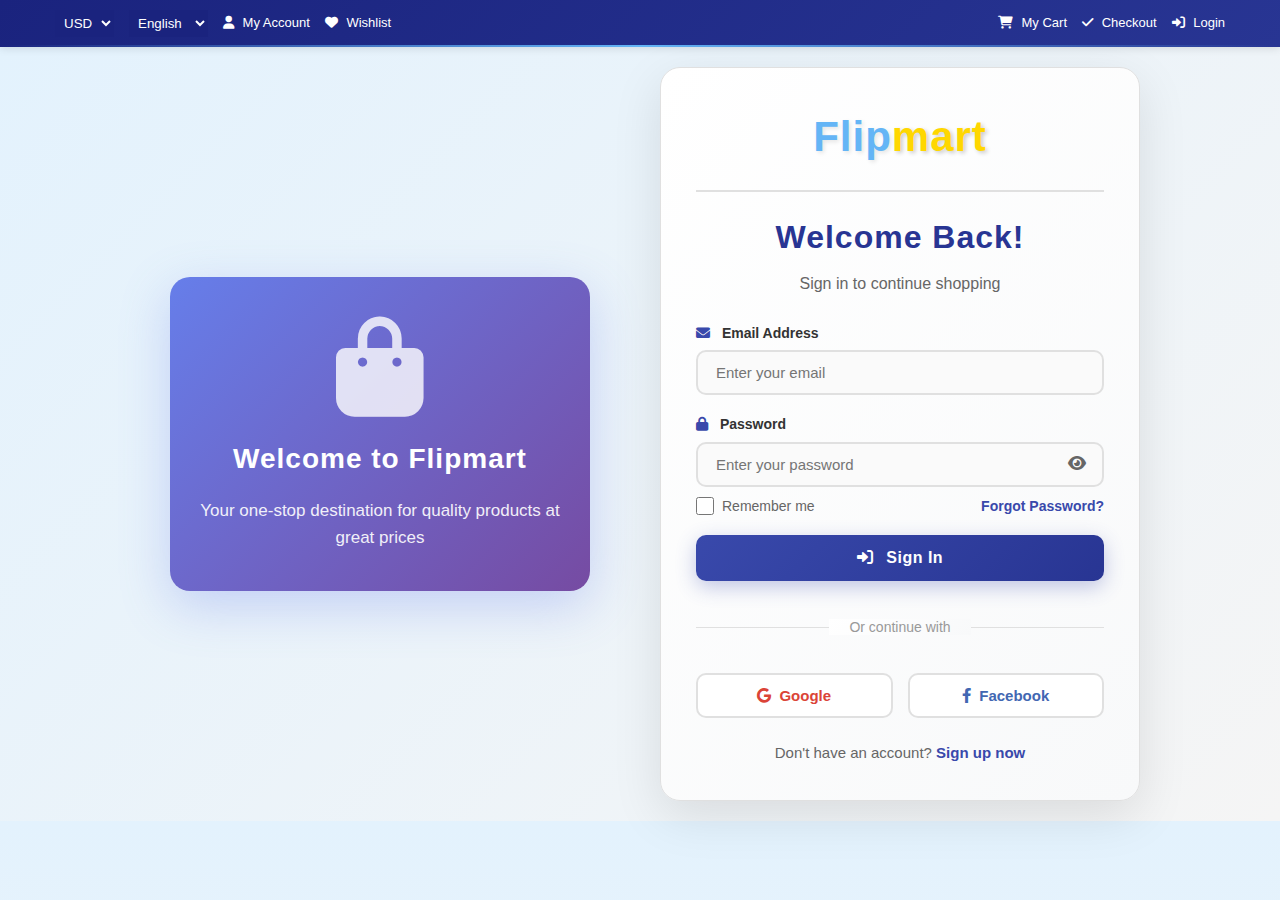
<file: login.html>
<!DOCTYPE html>
<html lang="en">
<head>
    <meta charset="UTF-8">
    <meta name="viewport" content="width=device-width, initial-scale=1.0">
    <title>Login - Flipmart</title>
    <link rel="stylesheet" href="styles.css">
    <link rel="stylesheet" href="login.css">
    <link rel="stylesheet" href="https://cdnjs.cloudflare.com/ajax/libs/font-awesome/6.0.0/css/all.min.css">
</head>
<body>
    <!-- Utility Bar -->
    <div class="utility-bar">
        <div class="container">
            <div class="utility-left">
                <select class="utility-select">
                    <option>USD</option>
                    <option>EUR</option>
                    <option>GBP</option>
                </select>
                <select class="utility-select">
                    <option>English</option>
                    <option>Spanish</option>
                    <option>French</option>
                </select>
                <a href="account.html" class="utility-link"><i class="fas fa-user"></i> My Account</a>
                <a href="#" class="utility-link"><i class="fas fa-heart"></i> Wishlist</a>
            </div>
            <div class="utility-right">
                <a href="#" class="utility-link"><i class="fas fa-shopping-cart"></i> My Cart</a>
                <a href="checkout.html" class="utility-link"><i class="fas fa-check"></i> Checkout</a>
                <a href="login.html" class="utility-link"><i class="fas fa-sign-in-alt"></i> Login</a>
            </div>
        </div>
    </div>


    <!-- Login Section -->
    <div class="login-container">
        <div class="container">
            <div class="login-wrapper">
                <div class="login-image">
                    <div class="image-placeholder">
                        <i class="fas fa-shopping-bag"></i>
                        <h3>Welcome to Flipmart</h3>
                        <p>Your one-stop destination for quality products at great prices</p>
                    </div>
                </div>
                
                <div class="login-box">
                    <div class="login-logo">
                        <a href="index.html" class="logo-link">
                            <span class="logo-text">Flip<span class="logo-accent">mart</span></span>
                        </a>
                    </div>
                    <div class="login-header">
                        <h2>Welcome Back!</h2>
                        <p>Sign in to continue shopping</p>
                    </div>
                    
                    <form class="login-form" id="loginForm">
                        <div class="form-group">
                            <label for="email"><i class="fas fa-envelope"></i> Email Address</label>
                            <input type="email" id="email" name="email" placeholder="Enter your email" required>
                        </div>
                        
                        <div class="form-group">
                            <label for="password"><i class="fas fa-lock"></i> Password</label>
                            <input type="password" id="password" name="password" placeholder="Enter your password" required>
                            <span class="toggle-password" onclick="togglePassword()">
                                <i class="fas fa-eye" id="toggleIcon"></i>
                            </span>
                        </div>
                        
                        <div class="form-options">
                            <label class="remember-me">
                                <input type="checkbox" name="remember">
                                <span>Remember me</span>
                            </label>
                            <a href="#" class="forgot-password">Forgot Password?</a>
                        </div>
                        
                        <button type="submit" class="btn-login">
                            <i class="fas fa-sign-in-alt"></i> Sign In
                        </button>
                        
                        <div class="divider">
                            <span>Or continue with</span>
                        </div>
                        
                        <div class="social-login">
                            <button type="button" class="social-btn google">
                                <i class="fab fa-google"></i> Google
                            </button>
                            <button type="button" class="social-btn facebook">
                                <i class="fab fa-facebook-f"></i> Facebook
                            </button>
                        </div>
                        
                        <div class="signup-link">
                            <p>Don't have an account? <a href="register.html">Sign up now</a></p>
                        </div>
                    </form>
                </div>
            </div>
        </div>
    </div>

    <script src="login.js"></script>
</body>
</html>
</file>
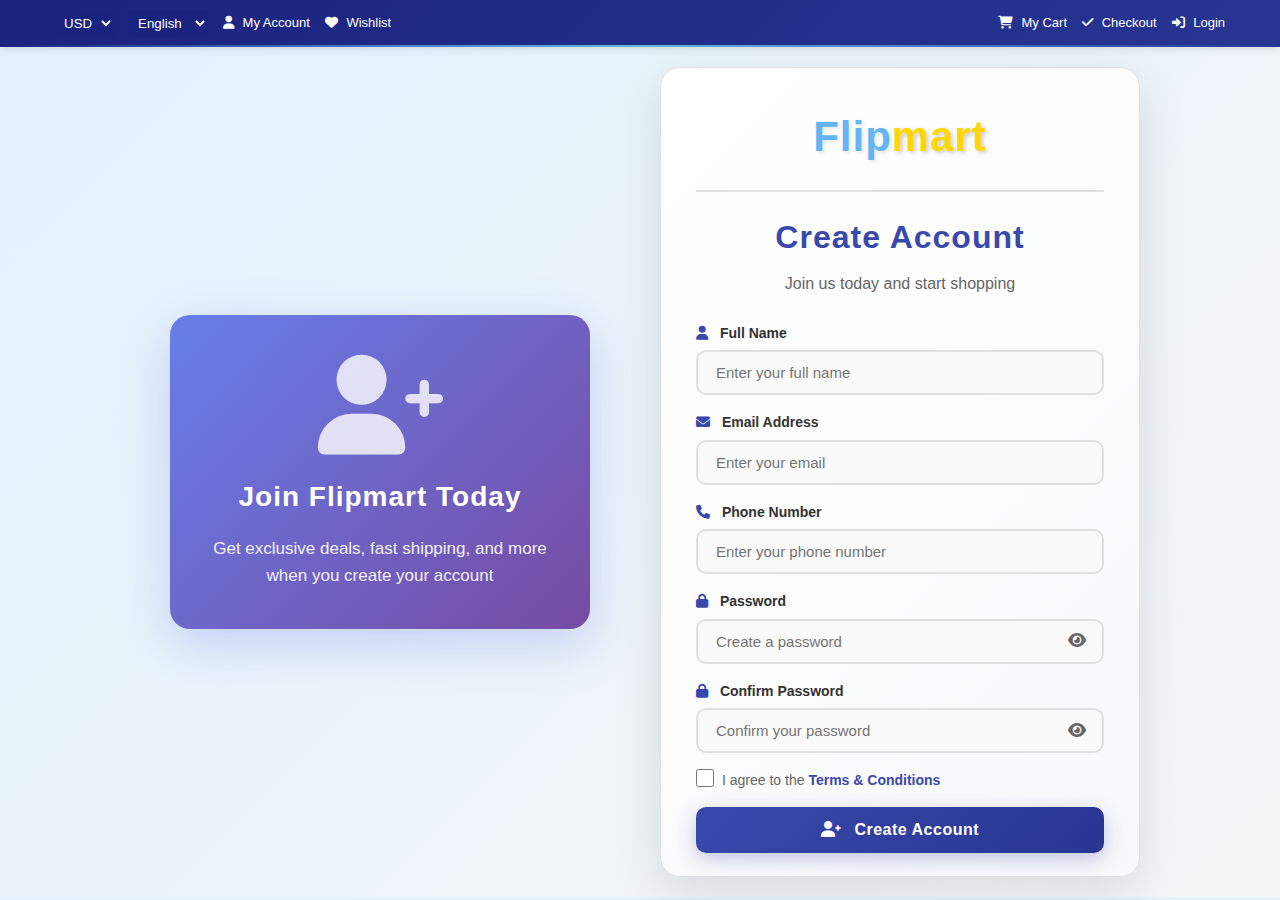
<file: register.html>
<!DOCTYPE html>
<html lang="en">
<head>
    <meta charset="UTF-8">
    <meta name="viewport" content="width=device-width, initial-scale=1.0">
    <title>Create Account - Flipmart</title>
    <link rel="stylesheet" href="styles.css">
    <link rel="stylesheet" href="login.css">
    <link rel="stylesheet" href="https://cdnjs.cloudflare.com/ajax/libs/font-awesome/6.0.0/css/all.min.css">
</head>
<body>
    <!-- Utility Bar -->
    <div class="utility-bar">
        <div class="container">
            <div class="utility-left">
                <select class="utility-select">
                    <option>USD</option>
                    <option>EUR</option>
                    <option>GBP</option>
                </select>
                <select class="utility-select">
                    <option>English</option>
                    <option>Spanish</option>
                    <option>French</option>
                </select>
                <a href="login.html" class="utility-link"><i class="fas fa-user"></i> My Account</a>
                <a href="#" class="utility-link"><i class="fas fa-heart"></i> Wishlist</a>
            </div>
            <div class="utility-right">
                <a href="#" class="utility-link"><i class="fas fa-shopping-cart"></i> My Cart</a>
                <a href="checkout.html" class="utility-link"><i class="fas fa-check"></i> Checkout</a>
                <a href="login.html" class="utility-link"><i class="fas fa-sign-in-alt"></i> Login</a>
            </div>
        </div>
    </div>


    <!-- Register Section -->
    <div class="login-container">
        <div class="container">
            <div class="login-wrapper">
                <div class="login-image">
                    <div class="image-placeholder">
                        <i class="fas fa-user-plus"></i>
                        <h3>Join Flipmart Today</h3>
                        <p>Get exclusive deals, fast shipping, and more when you create your account</p>
                    </div>
                </div>
                
                <div class="login-box register-box">
                    <div class="login-logo">
                        <a href="index.html" class="logo-link">
                            <span class="logo-text">Flip<span class="logo-accent">mart</span></span>
                        </a>
                    </div>
                    <div class="login-header">
                        <h2>Create Account</h2>
                        <p>Join us today and start shopping</p>
                    </div>
                    
                    <form class="login-form" id="registerForm">
                        <div class="form-group">
                            <label for="fullName"><i class="fas fa-user"></i> Full Name</label>
                            <input type="text" id="fullName" name="fullName" placeholder="Enter your full name" required>
                        </div>
                        
                        <div class="form-group">
                            <label for="email"><i class="fas fa-envelope"></i> Email Address</label>
                            <input type="email" id="email" name="email" placeholder="Enter your email" required>
                        </div>
                        
                        <div class="form-group">
                            <label for="phone"><i class="fas fa-phone"></i> Phone Number</label>
                            <input type="tel" id="phone" name="phone" placeholder="Enter your phone number" required>
                        </div>
                        
                        <div class="form-group">
                            <label for="password"><i class="fas fa-lock"></i> Password</label>
                            <input type="password" id="password" name="password" placeholder="Create a password" required>
                            <span class="toggle-password" onclick="togglePassword('password')">
                                <i class="fas fa-eye" id="toggleIcon"></i>
                            </span>
                        </div>
                        
                        <div class="form-group">
                            <label for="confirmPassword"><i class="fas fa-lock"></i> Confirm Password</label>
                            <input type="password" id="confirmPassword" name="confirmPassword" placeholder="Confirm your password" required>
                            <span class="toggle-password" onclick="togglePassword('confirmPassword')">
                                <i class="fas fa-eye" id="toggleIcon2"></i>
                            </span>
                        </div>
                        
                        <div class="form-options">
                            <label class="remember-me">
                                <input type="checkbox" name="terms" required>
                                <span>I agree to the <a href="#">Terms & Conditions</a></span>
                            </label>
                        </div>
                        
                        <button type="submit" class="btn-login">
                            <i class="fas fa-user-plus"></i> Create Account
                        </button>
                        
                        <div class="divider">
                            <span>Or sign up with</span>
                        </div>
                        
                        <div class="social-login">
                            <button type="button" class="social-btn google">
                                <i class="fab fa-google"></i> Google
                            </button>
                            <button type="button" class="social-btn facebook">
                                <i class="fab fa-facebook-f"></i> Facebook
                            </button>
                        </div>
                        
                        <div class="signup-link">
                            <p>Already have an account? <a href="login.html">Sign in here</a></p>
                        </div>
                    </form>
                </div>
            </div>
        </div>
    </div>

    <script src="register.js"></script>
</body>
</html>
</file>
<file: styles.css>
* {
    margin: 0;
    padding: 0;
    box-sizing: border-box;
}

body {
    font-family: 'Segoe UI', Tahoma, Geneva, Verdana, sans-serif;
    background: linear-gradient(to bottom, #e3f2fd 0%, #f5f5f5 100%);
    color: #333;
    line-height: 1.6;
}

.container {
    max-width: 1200px;
    margin: 0 auto;
    padding: 0 15px;
}

/* Utility Bar */
.utility-bar {
    background: linear-gradient(135deg, #1a237e 0%, #283593 100%);
    color: white;
    padding: 10px 0;
    box-shadow: 0 2px 8px rgba(0,0,0,0.1);
    position: relative;
}

.utility-bar::after {
    content: '';
    position: absolute;
    bottom: 0;
    left: 0;
    right: 0;
    height: 2px;
    background: linear-gradient(90deg, transparent, #64b5f6, transparent);
}

.utility-bar .container {
    display: flex;
    justify-content: space-between;
    align-items: center;
}

.utility-left, .utility-right {
    display: flex;
    gap: 15px;
    align-items: center;
}

.utility-select {
    background-color: #1a237e;
    color: white;
    border: none;
    padding: 5px;
    cursor: pointer;
}

.utility-link {
    color: white;
    text-decoration: none;
    font-size: 13px;
    transition: opacity 0.3s;
}

.utility-link:hover {
    opacity: 0.8;
}

.utility-link i {
    margin-right: 5px;
}

/* Main Header */
.main-header {
    background: linear-gradient(135deg, #283593 0%, #3949ab 100%);
    padding: 25px 0;  
    box-shadow: 0 4px 12px rgba(0,0,0,0.15);
    position: sticky;
    top: 0;
    z-index: 1000;
}

.header-content {
    display: flex;
    justify-content: space-between;
    align-items: center;
    gap: 20px;
}

.logo {
    cursor: pointer;
    transition: transform 0.3s;
    text-decoration: none;
    display: inline-block;
}

.logo:hover {
    transform: scale(1.05);
}

.logo-text {
    font-size: 36px;
    font-weight: 900;
    color: #64b5f6;
    text-shadow: 2px 2px 4px rgba(0,0,0,0.3);
    letter-spacing: 1px;
}

.logo-accent {
    color: #ffd700;
    text-shadow: 2px 2px 4px rgba(0,0,0,0.5);
}

.search-bar {
    display: flex;
    flex: 1;
    max-width: 600px;
    gap: 0;
}

.categories-dropdown {
    background-color: #3949ab;
    color: white;
    border: none;
    padding: 12px 15px;
    cursor: pointer;
    border-top-left-radius: 4px;
    border-bottom-left-radius: 4px;
}

.search-input {
    flex: 1;
    padding: 12px 20px;
    border: none;
    font-size: 15px;
    background-color: white;
    transition: all 0.3s;
}

.search-input:focus {
    outline: none;
    background-color: #fafafa;
}

.search-btn {
    background: linear-gradient(135deg, #ffd700 0%, #ffc107 100%);
    border: none;
    padding: 12px 25px;
    cursor: pointer;
    border-top-right-radius: 4px;
    border-bottom-right-radius: 4px;
    transition: all 0.3s;
    font-weight: bold;
}

.search-btn:hover {
    background: linear-gradient(135deg, #ffc107 0%, #ffd700 100%);
    transform: scale(1.05);
    box-shadow: 0 2px 8px rgba(255, 215, 0, 0.4);
}

.search-btn i {
    color: #333;
}

.cart-summary {
    display: flex;
    align-items: center;
    gap: 10px;
    color: white;
    background: linear-gradient(135deg, #3949ab 0%, #283593 100%);
    padding: 12px 20px;
    border-radius: 8px;
    border: 2px solid rgba(255,255,255,0.2);
    transition: all 0.3s;
    cursor: pointer;
}

.cart-summary:hover {
    background: linear-gradient(135deg, #283593 0%, #3949ab 100%);
    transform: translateY(-2px);
    box-shadow: 0 4px 12px rgba(0,0,0,0.2);
}

.cart-summary i {
    font-size: 24px;
}

.cart-info {
    display: flex;
    flex-direction: column;
}

.cart-label {
    font-size: 12px;
    opacity: 0.8;
}

.cart-price {
    font-size: 18px;
    font-weight: bold;
}

/* Navigation Menu */
.main-nav {
    background: linear-gradient(90deg, #3949ab 0%, #283593 100%);
    padding: 0;
    box-shadow: 0 2px 8px rgba(0,0,0,0.1);
}

.nav-menu {
    display: flex;
    list-style: none;
    gap: 0;
}

.nav-menu li a {
    display: block;
    color: white;
    text-decoration: none;
    padding: 15px 20px;
    transition: all 0.3s;
    font-size: 14px;
    font-weight: 600;
    text-transform: uppercase;
    letter-spacing: 0.5px;
    position: relative;
}

.nav-menu li a::after {
    content: '';
    position: absolute;
    bottom: 0;
    left: 50%;
    transform: translateX(-50%) scaleX(0);
    width: 80%;
    height: 3px;
    background: linear-gradient(90deg, transparent, #ffd700, transparent);
    transition: transform 0.3s;
}

.nav-menu li a:hover {
    background-color: rgba(255,255,255,0.1);
    transform: translateY(-2px);
}

.nav-menu li a:hover::after {
    transform: translateX(-50%) scaleX(1);
}

.nav-offer {
    margin-left: auto;
    background: linear-gradient(135deg, #ffd700 0%, #ffc107 100%);
}

.nav-offer a {
    color: #333 !important;
    font-weight: 700;
}

.nav-offer a::after {
    display: none;
}

.nav-offer a:hover {
    background: linear-gradient(135deg, #ffc107 0%, #ffd700 100%);
}

/* Main Content Layout */
.main-content {
    display: flex;
    gap: 20px;
    padding: 20px 15px;
    max-width: 1200px;
    align-items: flex-start;
}

/* Sidebar */
.sidebar {
    width: 280px;
    background: linear-gradient(180deg, #ffffff 0%, #f8f9fa 100%);
    box-shadow: 0 4px 20px rgba(0,0,0,0.08);
    border-radius: 12px;
}

.categories-header {
    background: linear-gradient(135deg, #ffd700 0%, #ffc107 100%);
    padding: 18px;
    text-align: center;
    box-shadow: 0 2px 8px rgba(255, 215, 0, 0.3);
    border-radius: 12px 12px 0 0;
}

.categories-header h3 {
    color: #333;
    font-size: 17px;
    font-weight: 800;
    text-transform: uppercase;
    letter-spacing: 1.5px;
}

.categories-list {
    list-style: none;
    max-height: 500px;
    overflow-y: auto;
    scrollbar-width: thin;
    scrollbar-color: #3949ab #f0f0f0;
}

/* Custom scrollbar for categories list */
.categories-list::-webkit-scrollbar {
    width: 8px;
}

.categories-list::-webkit-scrollbar-track {
    background: #f0f0f0;
    border-radius: 10px;
}

.categories-list::-webkit-scrollbar-thumb {
    background: linear-gradient(135deg, #3949ab 0%, #283593 100%);
    border-radius: 10px;
}

.categories-list::-webkit-scrollbar-thumb:hover {
    background: linear-gradient(135deg, #283593 0%, #3949ab 100%);
}

.categories-list > .category-item {
    display: block;
    padding: 14px 15px;
    cursor: pointer;
    transition: all 0.3s;
    border-bottom: 1px solid #f0f0f0;
    position: relative;
}

.categories-list > .category-item::before {
    content: '';
    position: absolute;
    left: 0;
    top: 0;
    bottom: 0;
    width: 0;
    background: linear-gradient(90deg, #3949ab 0%, #64b5f6 100%);
    transition: width 0.3s;
}

.categories-list > .category-item:hover {
    background: linear-gradient(90deg, rgba(57, 73, 171, 0.05) 0%, transparent 100%);
}

.categories-list > .category-item:hover > .category-link {
    padding-left: 5px;
}

.categories-list > .category-item:hover::before {
    width: 4px;
}

.category-link i:first-child {
    margin-right: 10px;
    color: #3949ab;
}

.category-link i:last-child {
    color: #999;
}

/* Category Items with Submenu */
.category-item {
    position: relative;
}

.category-link {
    display: flex;
    align-items: center;
    justify-content: space-between;
    width: 100%;
    transition: padding-left 0.3s;
}

.category-submenu {
    list-style: none;
    background: linear-gradient(180deg, #f8f9fa 0%, #ffffff 100%);
    max-height: 0;
    overflow: hidden;
    transition: max-height 0.3s ease-out;
    border-top: 1px solid #e0e0e0;
}

.category-item:hover .category-submenu {
    max-height: 300px;
}

.category-submenu li {
    padding: 10px 15px 10px 45px;
    border-bottom: 1px solid #f0f0f0;
}

.category-submenu li:last-child {
    border-bottom: none;
}

.category-submenu a {
    color: #666;
    text-decoration: none;
    font-size: 14px;
    transition: all 0.3s;
    display: block;
    padding: 5px 0;
}

.category-submenu a:hover {
    color: #3949ab;
    padding-left: 5px;
}

.category-submenu a::before {
    content: '→';
    margin-right: 8px;
    opacity: 0;
    transition: all 0.3s;
}

.category-submenu a:hover::before {
    opacity: 1;
}

/* Sidebar Special Offer */
.sidebar-offer {
    margin-top: 20px;
    background: linear-gradient(180deg, #ffffff 0%, #f8f9fa 100%);
    box-shadow: 0 4px 15px rgba(0,0,0,0.1);
    border-top: 4px solid #ffd700;
    overflow: hidden;
}

.sidebar-offer h3 {
    background: linear-gradient(135deg, #ffd700 0%, #ffc107 100%);
    color: #333;
    padding: 18px;
    text-align: center;
    font-size: 17px;
    font-weight: 800;
    margin: 0;
    letter-spacing: 1px;
}

.offer-content {
    padding: 25px 20px;
    text-align: center;
    background: linear-gradient(180deg, transparent 0%, rgba(100, 181, 246, 0.05) 100%);
}

.offer-image {
    height: 200px;
    margin-bottom: 15px;
    overflow: hidden;
    border-radius: 4px;
    background: #f9f9f9;
    display: flex;
    align-items: center;
    justify-content: center;
}

.offer-img {
    width: 100%;
    height: 100%;
    object-fit: cover;
    display: block;
    border-radius: 4px;
}

.offer-content h4 {
    font-size: 18px;
    color: #333;
    margin-bottom: 10px;
}

.offer-price {
    margin-bottom: 15px;
}

.offer-discount {
    font-size: 24px;
    font-weight: bold;
    color: #3949ab;
}

.btn-offer {
    width: 100%;
    background: linear-gradient(135deg, #3949ab 0%, #283593 100%);
    color: white;
    border: none;
    padding: 14px;
    cursor: pointer;
    font-size: 15px;
    font-weight: 700;
    border-radius: 8px;
    transition: all 0.3s;
    box-shadow: 0 4px 15px rgba(57, 73, 171, 0.3);
    letter-spacing: 0.5px;
}

.btn-offer:hover {
    background: linear-gradient(135deg, #283593 0%, #3949ab 100%);
    transform: translateY(-2px);
    box-shadow: 0 6px 20px rgba(57, 73, 171, 0.4);
}

/* Content Area */
.content-area {
    flex: 1;
}

/* Hero Banner */
.hero-banner {
    background: linear-gradient(135deg, #ffffff 0%, #f8f9fa 100%);
    padding: 50px;
    margin-bottom: 30px;
    box-shadow: 0 8px 30px rgba(0,0,0,0.12);
    border-radius: 16px;
    position: relative;
    overflow: hidden;
}

.hero-banner::before {
    content: '';
    position: absolute;
    top: -50%;
    right: -50%;
    width: 200%;
    height: 200%;
    background: radial-gradient(circle, rgba(100, 181, 246, 0.1) 0%, transparent 70%);
    pointer-events: none;
}

.hero-content {
    display: flex;
    justify-content: space-between;
    align-items: center;
}

.hero-text h1 {
    font-size: 42px;
    margin-bottom: 15px;
    color: #1a237e;
    font-weight: 800;
    letter-spacing: 2px;
}

.hero-text h2 {
    font-size: 56px;
    margin-bottom: 20px;
    color: #283593;
    font-weight: 900;
}

.hero-text .accent {
    color: #ffd700;
}

.hero-text p {
    font-size: 16px;
    color: #666;
    margin-bottom: 20px;
}

.hero-image {
    flex-shrink: 0;
}

.hero-img {
    width: 400px;
    height: auto;
    object-fit: contain;
    border-radius: 8px;
}

/* Features Bar */
.features-bar {
    display: grid;
    grid-template-columns: repeat(3, 1fr);
    gap: 25px;
    margin-bottom: 30px;
}

.feature-item {
    background: linear-gradient(135deg, #3949ab 0%, #283593 100%);
    color: white;
    padding: 30px;
    text-align: center;
    border-radius: 12px;
    box-shadow: 0 4px 15px rgba(57, 73, 171, 0.3);
    transition: all 0.3s;
    position: relative;
    overflow: hidden;
}

.feature-item::before {
    content: '';
    position: absolute;
    top: 0;
    left: -100%;
    width: 100%;
    height: 100%;
    background: linear-gradient(90deg, transparent, rgba(255,255,255,0.1), transparent);
    transition: left 0.5s;
}

.feature-item:hover {
    transform: translateY(-5px);
    box-shadow: 0 8px 25px rgba(57, 73, 171, 0.4);
}

.feature-item:hover::before {
    left: 100%;
}

.feature-item h3 {
    font-size: 24px;
    margin-bottom: 12px;
    font-weight: 700;
    letter-spacing: 1px;
}

.feature-item p {
    font-size: 15px;
    opacity: 0.95;
    line-height: 1.6;
}

/* Section Styling */
.section {
    margin-bottom: 40px;
}

.section-header {
    display: flex;
    justify-content: space-between;
    align-items: center;
    margin-bottom: 30px;
    flex-wrap: wrap;
    gap: 15px;
    padding: 20px;
    background: linear-gradient(135deg, #f8f9fa 0%, #ffffff 100%);
    border-radius: 12px;
    box-shadow: 0 2px 10px rgba(0,0,0,0.05);
}

.section-header h2 {
    font-size: 28px;
    color: #283593;
    font-weight: 800;
    letter-spacing: 1px;
    text-transform: uppercase;
    position: relative;
    padding-left: 15px;
}

.section-header h2::before {
    content: '';
    position: absolute;
    left: 0;
    top: 50%;
    transform: translateY(-50%);
    width: 5px;
    height: 70%;
    background: linear-gradient(180deg, #3949ab 0%, #ffd700 100%);
    border-radius: 3px;
}

.section-filters {
    display: flex;
    gap: 10px;
}

.filter-btn {
    background: linear-gradient(180deg, #ffffff 0%, #f8f9fa 100%);
    border: 2px solid #e0e0e0;
    padding: 10px 24px;
    cursor: pointer;
    transition: all 0.3s;
    border-radius: 8px;
    font-weight: 600;
    color: #666;
}

.filter-btn:hover {
    border-color: #3949ab;
    color: #3949ab;
    transform: translateY(-2px);
}

.filter-btn.active {
    background: linear-gradient(135deg, #3949ab 0%, #283593 100%);
    color: white;
    border-color: #3949ab;
    box-shadow: 0 4px 15px rgba(57, 73, 171, 0.3);
}

.section-controls {
    display: flex;
    gap: 10px;
}

.nav-btn {
    background: linear-gradient(180deg, #ffffff 0%, #f8f9fa 100%);
    border: 2px solid #e0e0e0;
    padding: 10px 18px;
    cursor: pointer;
    transition: all 0.3s;
    border-radius: 8px;
}

.nav-btn:hover {
    background: linear-gradient(135deg, #3949ab 0%, #283593 100%);
    color: white;
    border-color: #3949ab;
    transform: translateY(-2px);
    box-shadow: 0 4px 15px rgba(57, 73, 171, 0.3);
}

/* Deals Container */
.deals-container {
    background: linear-gradient(180deg, #ffffff 0%, #f8f9fa 100%);
    padding: 30px;
    box-shadow: 0 8px 25px rgba(0,0,0,0.1);
    border-radius: 12px;
    border: 1px solid #e0e0e0;
}

/* Special Offers Grid */
.offers-grid {
    display: grid;
    grid-template-columns: repeat(4, 1fr);
    gap: 20px;
}

.offer-card {
    background: linear-gradient(180deg, #ffffff 0%, #fafafa 100%);
    border-radius: 16px;
    overflow: hidden;
    box-shadow: 0 6px 20px rgba(0,0,0,0.1);
    transition: all 0.4s cubic-bezier(0.175, 0.885, 0.32, 1.275);
    border: 2px solid #ffd700;
    position: relative;
}

.offer-card:hover {
    transform: translateY(-8px);
    box-shadow: 0 12px 35px rgba(255, 215, 0, 0.25);
    border-color: #ffc107;
}

.offer-badge {
    position: absolute;
    top: 12px;
    right: 12px;
    background: linear-gradient(135deg, #f44336 0%, #d32f2f 100%);
    color: white;
    padding: 6px 14px;
    border-radius: 20px;
    font-size: 13px;
    font-weight: 800;
    text-transform: uppercase;
    letter-spacing: 0.5px;
    z-index: 10;
    box-shadow: 0 4px 12px rgba(244, 67, 54, 0.4);
}

.offer-image {
    height: 220px;
    background: linear-gradient(135deg, #f8f9fa 0%, #ffffff 100%);
    display: flex;
    align-items: center;
    justify-content: center;
    padding: 20px;
    overflow: hidden;
}

.offer-image img {
    width: 100%;
    height: 100%;
    object-fit: contain;
    transition: transform 0.3s;
}

.offer-card:hover .offer-image img {
    transform: scale(1.1);
}

.offer-info {
    padding: 20px;
    text-align: center;
}

.offer-info h3 {
    font-size: 18px;
    color: #212121;
    font-weight: 700;
    margin-bottom: 12px;
    line-height: 1.3;
}

.offer-info .offer-price {
    display: flex;
    align-items: center;
    justify-content: center;
    gap: 12px;
    margin-bottom: 10px;
}

.offer-info .current-price {
    font-size: 22px;
    font-weight: 900;
    color: #4caf50;
}

.offer-info .old-price {
    font-size: 15px;
    color: #999;
    text-decoration: line-through;
}

.offer-desc {
    font-size: 13px;
    color: #666;
    margin-bottom: 15px;
    font-style: italic;
}

.btn-primary.small {
    padding: 10px 20px;
    font-size: 14px;
    font-weight: 700;
}

/* Product Grid */
.products-grid {
    display: grid;
    grid-template-columns: repeat(4, 1fr);
    gap: 25px;
}

.product-card {
    background: linear-gradient(180deg, #ffffff 0%, #fafafa 100%);
    box-shadow: 0 4px 15px rgba(0,0,0,0.08);
    transition: all 0.4s cubic-bezier(0.175, 0.885, 0.32, 1.275);
    border-radius: 12px;
    overflow: hidden;
    border: 1px solid #e0e0e0;
}

.product-card:hover {
    transform: translateY(-10px) scale(1.02);
    box-shadow: 0 12px 35px rgba(0,0,0,0.15);
    border-color: #3949ab;
}

.product-image {
    position: relative;
    height: 280px;
    background-color: #f9f9f9;
    display: flex;
    align-items: center;
    justify-content: center;
    overflow: hidden;
}

.product-img {
    width: 100%;
    height: 100%;
    object-fit: cover;
}

.badge {
    position: absolute;
    top: 10px;
    right: 10px;
    padding: 5px 10px;
    border-radius: 50%;
    color: white;
    font-size: 12px;
    font-weight: bold;
    min-width: 60px;
    text-align: center;
}

.badge.new {
    background-color: #4caf50;
}

.badge.hot {
    background-color: #f44336;
}

.badge.discount {
    background-color: #f44336;
}

.badge.sale {
    background-color: #ffd700;
    color: #333;
}

/* Countdown Timer */
.countdown-timer {
    display: flex;
    gap: 10px;
    padding: 15px;
    justify-content: center;
    background-color: #f5f5f5;
}

.timer-item {
    display: flex;
    flex-direction: column;
    align-items: center;
    background-color: #3949ab;
    color: white;
    padding: 10px;
    border-radius: 4px;
    min-width: 60px;
}

.timer-value {
    font-size: 24px;
    font-weight: bold;
}

.timer-label {
    font-size: 11px;
    opacity: 0.9;
}

/* Product Info */
.product-info {
    padding: 20px 15px;
    background: linear-gradient(180deg, transparent 0%, #f8f9fa 100%);
}

.product-title {
    font-size: 17px;
    margin-bottom: 12px;
    color: #212121;
    font-weight: 600;
    line-height: 1.4;
    min-height: 48px;
}

.product-rating {
    display: flex;
    gap: 5px;
    margin-bottom: 10px;
}

.product-rating .fa-star {
    color: #ddd;
}

.product-rating .fa-star.filled {
    color: #ffd700;
}

.product-price {
    display: flex;
    gap: 10px;
    align-items: center;
    margin-bottom: 15px;
}

.current-price {
    font-size: 20px;
    font-weight: bold;
    color: #3949ab;
}

.old-price {
    font-size: 16px;
    color: #999;
    text-decoration: line-through;
}

.btn-primary {
    background: linear-gradient(135deg, #3949ab 0%, #283593 100%);
    color: white;
    border: none;
    padding: 14px 35px;
    cursor: pointer;
    font-size: 15px;
    font-weight: 700;
    border-radius: 8px;
    transition: all 0.3s;
    box-shadow: 0 4px 15px rgba(57, 73, 171, 0.3);
    letter-spacing: 0.5px;
}

.btn-primary:hover {
    background: linear-gradient(135deg, #283593 0%, #3949ab 100%);
    transform: translateY(-2px);
    box-shadow: 0 6px 20px rgba(57, 73, 171, 0.4);
}

.btn-add-cart {
    width: 100%;
    background: linear-gradient(135deg, #3949ab 0%, #283593 100%);
    color: white;
    border: none;
    padding: 14px;
    cursor: pointer;
    font-size: 15px;
    font-weight: 700;
    border-radius: 8px;
    transition: all 0.3s;
    box-shadow: 0 3px 10px rgba(57, 73, 171, 0.3);
    letter-spacing: 0.5px;
}

.btn-add-cart:hover {
    background: linear-gradient(135deg, #283593 0%, #3949ab 100%);
    transform: translateY(-3px);
    box-shadow: 0 6px 20px rgba(57, 73, 171, 0.5);
}

.btn-add-cart:active {
    transform: translateY(0);
}

.btn-add-cart i {
    margin-right: 8px;
}

/* Bottom Banners */
.bottom-banners {
    display: grid;
    grid-template-columns: 1fr 2fr 1fr;
    gap: 20px;
}

.banner-left {
    background: linear-gradient(135deg, #ffffff 0%, #f8f9fa 100%);
    padding: 35px;
    box-shadow: 0 6px 20px rgba(0,0,0,0.1);
    text-align: center;
    border-radius: 12px;
    border: 1px solid #e0e0e0;
}

.banner-left h2 {
    font-size: 26px;
    color: #283593;
    margin-bottom: 12px;
    font-weight: 800;
    text-transform: uppercase;
    letter-spacing: 1px;
}

.banner-left p {
    color: #666;
    font-size: 16px;
}

.banner-middle, .banner-right {
    background-color: white;
    padding: 0;
    box-shadow: 0 6px 20px rgba(0,0,0,0.1);
    position: relative;
    overflow: hidden;
    border-radius: 12px;
    border: 1px solid #e0e0e0;
}

.banner-img {
    width: 100%;
    height: 200px;
    object-fit: cover;
}

.banner-overlay {
    position: absolute;
    top: 0;
    left: 0;
    right: 0;
    bottom: 0;
    background: linear-gradient(135deg, rgba(102, 126, 234, 0.7) 0%, rgba(118, 75, 162, 0.7) 100%);
    display: flex;
    flex-direction: column;
    align-items: center;
    justify-content: center;
}

.banner-overlay.accent {
    background: linear-gradient(135deg, rgba(240, 147, 251, 0.7) 0%, rgba(245, 87, 108, 0.7) 100%);
}

.banner-title {
    color: white;
    font-size: 28px;
    margin-bottom: 15px;
    text-shadow: 2px 2px 4px rgba(0,0,0,0.3);
}

/* Responsive Design */
@media (max-width: 1024px) {
    .products-grid {
        grid-template-columns: repeat(3, 1fr);
    }
    
    .offers-grid {
        grid-template-columns: repeat(2, 1fr);
    }
    
    .main-content {
        flex-direction: column;
    }
    
    .sidebar {
        width: 100%;
    }
}

@media (max-width: 768px) {
    .products-grid {
        grid-template-columns: repeat(2, 1fr);
    }
    
    .offers-grid {
        grid-template-columns: repeat(2, 1fr);
    }
    
    .header-content {
        flex-wrap: wrap;
    }
    
    .features-bar {
        grid-template-columns: 1fr;
    }
    
    .bottom-banners {
        grid-template-columns: 1fr;
    }
    
    .hero-content {
        flex-direction: column;
    }
    
    .hero-img {
        width: 100%;
        max-width: 400px;
    }
    
    .nav-menu {
        flex-wrap: wrap;
    }
    
    .offers-grid {
        grid-template-columns: 1fr;
    }
}

@media (max-width: 480px) {
    .offers-grid {
        grid-template-columns: 1fr;
    }
    
    .offer-image {
        height: 180px;
    }
}
</file>
<file: login.css>
/* Login Page Styles */
.login-container {
    min-height: calc(100vh - 200px);
    padding: 20px;
    background: linear-gradient(135deg, #e3f2fd 0%, #f5f5f5 100%);
    display: flex;
    align-items: center;
}

.login-wrapper {
    display: grid;
    grid-template-columns: 1fr 1fr;
    gap: 40px;
    max-width: 1000px;
    margin: 0 auto;
    align-items: center;
}

.login-box {
    background: linear-gradient(135deg, #ffffff 0%, #f8f9fa 100%);
    padding: 35px;
    border-radius: 20px;
    box-shadow: 0 15px 50px rgba(0,0,0,0.1);
    border: 1px solid #e0e0e0;
    max-height: 90vh;
    overflow-y: auto;
    scrollbar-width: thin;
    scrollbar-color: #3949ab #f0f0f0;
}

/* Custom scrollbar for login box */
.login-box::-webkit-scrollbar {
    width: 8px;
}

.login-box::-webkit-scrollbar-track {
    background: #f0f0f0;
    border-radius: 10px;
}

.login-box::-webkit-scrollbar-thumb {
    background: linear-gradient(135deg, #3949ab 0%, #283593 100%);
    border-radius: 10px;
}

.login-box::-webkit-scrollbar-thumb:hover {
    background: linear-gradient(135deg, #283593 0%, #3949ab 100%);
}

.login-logo {
    text-align: center;
    margin-bottom: 20px;
    padding-bottom: 20px;
    border-bottom: 2px solid #e0e0e0;
}

.login-logo .logo-text {
    font-size: 42px;
    font-weight: 900;
    color: #64b5f6;
    text-shadow: 2px 2px 4px rgba(0,0,0,0.1);
    letter-spacing: 1px;
}

.login-logo .logo-accent {
    color: #ffd700;
    text-shadow: 2px 2px 4px rgba(0,0,0,0.2);
}

.login-logo .logo-link {
    text-decoration: none;
    display: inline-block;
}

.login-logo .logo-link:hover .logo-text {
    transform: scale(1.05);
    transition: transform 0.3s ease;
}

.login-header {
    text-align: center;
    margin-bottom: 25px;
}

.login-header h2 {
    font-size: 32px;
    color: #283593;
    font-weight: 800;
    margin-bottom: 8px;
    letter-spacing: 1px;
}

.login-header p {
    font-size: 16px;
    color: #666;
}

.login-form {
    display: flex;
    flex-direction: column;
    gap: 18px;
}

.form-group {
    position: relative;
}

.form-group label {
    display: block;
    margin-bottom: 6px;
    color: #333;
    font-weight: 600;
    font-size: 14px;
}

.form-group label i {
    margin-right: 8px;
    color: #3949ab;
}

.form-group input {
    width: 100%;
    padding: 12px 18px;
    border: 2px solid #e0e0e0;
    border-radius: 10px;
    font-size: 15px;
    transition: all 0.3s;
    background: #fafafa;
}

.form-group input:focus {
    outline: none;
    border-color: #3949ab;
    background: white;
    box-shadow: 0 0 0 4px rgba(57, 73, 171, 0.1);
}

.toggle-password {
    position: absolute;
    right: 18px;
    top: 38px;
    cursor: pointer;
    color: #666;
    transition: color 0.3s;
}

.toggle-password:hover {
    color: #3949ab;
}

.form-options {
    display: flex;
    justify-content: space-between;
    align-items: center;
    margin-top: -10px;
}

.remember-me {
    display: flex;
    align-items: center;
    gap: 8px;
    cursor: pointer;
    font-size: 14px;
    color: #666;
}

.remember-me input[type="checkbox"] {
    width: 18px;
    height: 18px;
    cursor: pointer;
}

.forgot-password {
    color: #3949ab;
    text-decoration: none;
    font-size: 14px;
    font-weight: 600;
    transition: all 0.3s;
}

.forgot-password:hover {
    color: #283593;
    text-decoration: underline;
}

.btn-login {
    width: 100%;
    padding: 14px;
    background: linear-gradient(135deg, #3949ab 0%, #283593 100%);
    color: white;
    border: none;
    border-radius: 10px;
    font-size: 16px;
    font-weight: 700;
    cursor: pointer;
    transition: all 0.3s;
    box-shadow: 0 6px 20px rgba(57, 73, 171, 0.3);
    letter-spacing: 0.5px;
}

.btn-login:hover {
    background: linear-gradient(135deg, #283593 0%, #3949ab 100%);
    transform: translateY(-2px);
    box-shadow: 0 8px 25px rgba(57, 73, 171, 0.4);
}

.btn-login:active {
    transform: translateY(0);
}

.btn-login i {
    margin-right: 8px;
}

.divider {
    position: relative;
    text-align: center;
    margin: 15px 0;
}

.divider::before {
    content: '';
    position: absolute;
    top: 50%;
    left: 0;
    right: 0;
    height: 1px;
    background: #e0e0e0;
}

.divider span {
    position: relative;
    background: linear-gradient(135deg, #ffffff 0%, #f8f9fa 100%);
    padding: 0 20px;
    color: #999;
    font-size: 14px;
}

.social-login {
    display: grid;
    grid-template-columns: 1fr 1fr;
    gap: 15px;
}

.social-btn {
    padding: 12px;
    border: 2px solid #e0e0e0;
    border-radius: 10px;
    background: white;
    font-size: 15px;
    font-weight: 600;
    cursor: pointer;
    transition: all 0.3s;
    display: flex;
    align-items: center;
    justify-content: center;
    gap: 8px;
}

.social-btn.google {
    color: #db4437;
}

.social-btn.google:hover {
    border-color: #db4437;
    background: #fff5f4;
    transform: translateY(-2px);
    box-shadow: 0 4px 15px rgba(219, 68, 55, 0.2);
}

.social-btn.facebook {
    color: #4267B2;
}

.social-btn.facebook:hover {
    border-color: #4267B2;
    background: #f0f4fb;
    transform: translateY(-2px);
    box-shadow: 0 4px 15px rgba(66, 103, 178, 0.2);
}

.signup-link {
    text-align: center;
    margin-top: 5px;
}

.signup-link p {
    color: #666;
    font-size: 15px;
}

.signup-link a {
    color: #3949ab;
    text-decoration: none;
    font-weight: 700;
    transition: all 0.3s;
}

.signup-link a:hover {
    color: #283593;
    text-decoration: underline;
}

.login-image {
    display: flex;
    align-items: center;
    justify-content: center;
    padding: 30px;
}

.image-placeholder {
    background: linear-gradient(135deg, #667eea 0%, #764ba2 100%);
    border-radius: 20px;
    padding: 40px 30px;
    text-align: center;
    color: white;
    box-shadow: 0 15px 50px rgba(102, 126, 234, 0.3);
    width: 100%;
}

.image-placeholder i {
    font-size: 100px;
    margin-bottom: 20px;
    opacity: 0.8;
}

.image-placeholder h3 {
    font-size: 28px;
    font-weight: 800;
    margin-bottom: 15px;
    letter-spacing: 1px;
}

.image-placeholder p {
    font-size: 17px;
    opacity: 0.9;
    line-height: 1.6;
}

/* Register Box Styles */
.register-box {
    max-width: none;
}

.register-box .login-form {
    gap: 16px;
}

.register-box .form-group {
    margin-bottom: 0;
}

.register-box .form-options {
    margin-top: 0;
}

.register-box .remember-me {
    display: flex;
    align-items: flex-start;
    line-height: 1.6;
}

.register-box .remember-me span {
    font-size: 14px;
}

.register-box .remember-me a {
    color: #3949ab;
    text-decoration: none;
    font-weight: 600;
    transition: all 0.3s;
}

.register-box .remember-me a:hover {
    color: #283593;
    text-decoration: underline;
}

.register-box .login-header h2 {
    color: #3949ab;
}

.register-box .image-placeholder {
    background: linear-gradient(135deg, #81c784 0%, #66bb6a 100%);
}

.register-box .image-placeholder i {
    font-size: 110px;
}

.register-box .image-placeholder h3 {
    font-size: 30px;
}

/* Responsive Design */
@media (max-width: 968px) {
    .login-wrapper {
        grid-template-columns: 1fr;
    }
    
    .login-image {
        display: none;
    }
    
    .login-box {
        padding: 40px 30px;
    }
    
    .login-logo .logo-text {
        font-size: 36px;
    }
    
    .register-box .login-form {
        gap: 18px;
    }
}

@media (max-width: 576px) {
    .login-container {
        padding: 40px 15px;
    }
    
    .login-box {
        padding: 30px 20px;
    }
    
    .login-logo .logo-text {
        font-size: 32px;
    }
    
    .login-header h2 {
        font-size: 28px;
    }
    
    .register-box .login-form {
        gap: 15px;
    }
    
    .register-box .form-group input {
        padding: 12px 18px;
    }
    
    .register-box .image-placeholder h3 {
        font-size: 28px;
    }
    
    .register-box .image-placeholder i {
        font-size: 100px;
    }
    
    .social-login {
        grid-template-columns: 1fr;
    }
    
    .form-options {
        flex-direction: column;
        gap: 15px;
        align-items: flex-start;
    }
}
</file>
